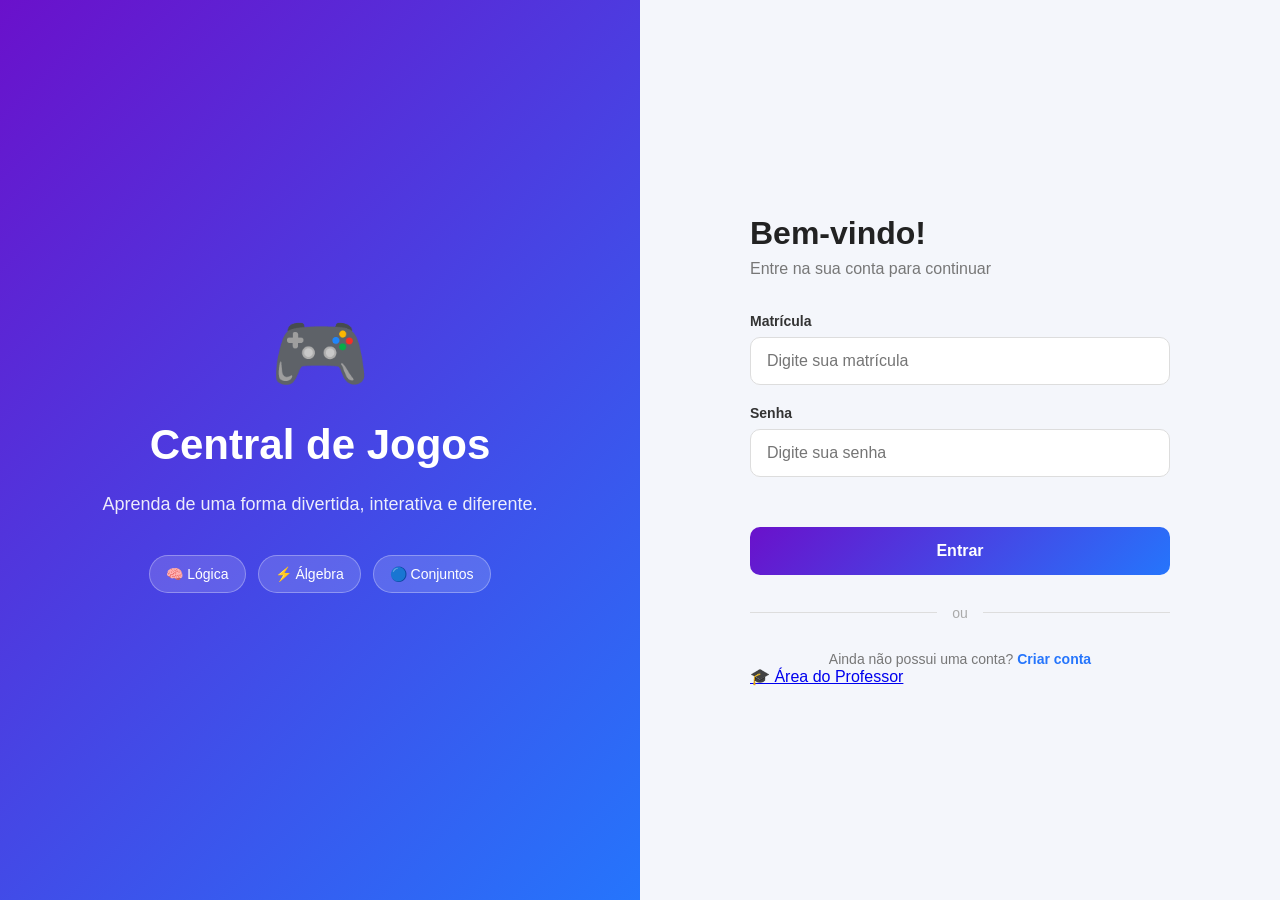
<file: index.html>
<!DOCTYPE html>
<html lang="pt-BR">

<head>
    <meta charset="UTF-8">

    <meta name="viewport" content="width=device-width, initial-scale=1.0">

    <title>Login | Central de Jogos</title>

    <link rel="stylesheet" href="css/login.css">

</head>

<body>

    <main class="pagina-login">

        <section class="lado-esquerdo">

            <div class="apresentacao">

                <div class="logo">
                    🎮
                </div>

                <h1>Central de Jogos</h1>

                <p>
                    Aprenda de uma forma divertida,
                    interativa e diferente.
                </p>

                <div class="materias">

                    <span>🧠 Lógica</span>
                    <span>⚡ Álgebra</span>
                    <span>🔵 Conjuntos</span>

                </div>

            </div>

        </section>


        <section class="lado-direito">

            <div class="login-container">

                <h2>Bem-vindo!</h2>

                <p class="subtitulo">
                    Entre na sua conta para continuar
                </p>


                <form id="formLogin">

                    <div class="campo">

                        <label for="matricula">
                            Matrícula
                        </label>

                        <input
                            type="matricula"
                            id="matricula"
                            placeholder="Digite sua matrícula"
                            required
                        >

                    </div>


                    <div class="campo">

                        <label for="senha">
                            Senha
                        </label>

                        <input
                            type="password"
                            id="senha"
                            placeholder="Digite sua senha"
                            required
                        >

                    </div>


                    <div
                        id="mensagem"
                        class="mensagem">
                    </div>


                    <button type="submit" class="botao-entrar">
                       Entrar
                    </button>

                </form>


                <div class="separador">

                    <span>ou</span>

                </div>


                <p class="cadastro-texto">

                    Ainda não possui uma conta?

                    <a href="../cadastro.html">
                        Criar conta
                    </a>

                </p>

                <a
                    href="../admin/login-professor.html"
                    class="acesso-professor"
                >
                    🎓 Área do Professor
                </a>

            </div>

        </section>

    </main>

<script src="js/auth.js"></script>
<script src="js/login.js"></script>

</body>
</file>
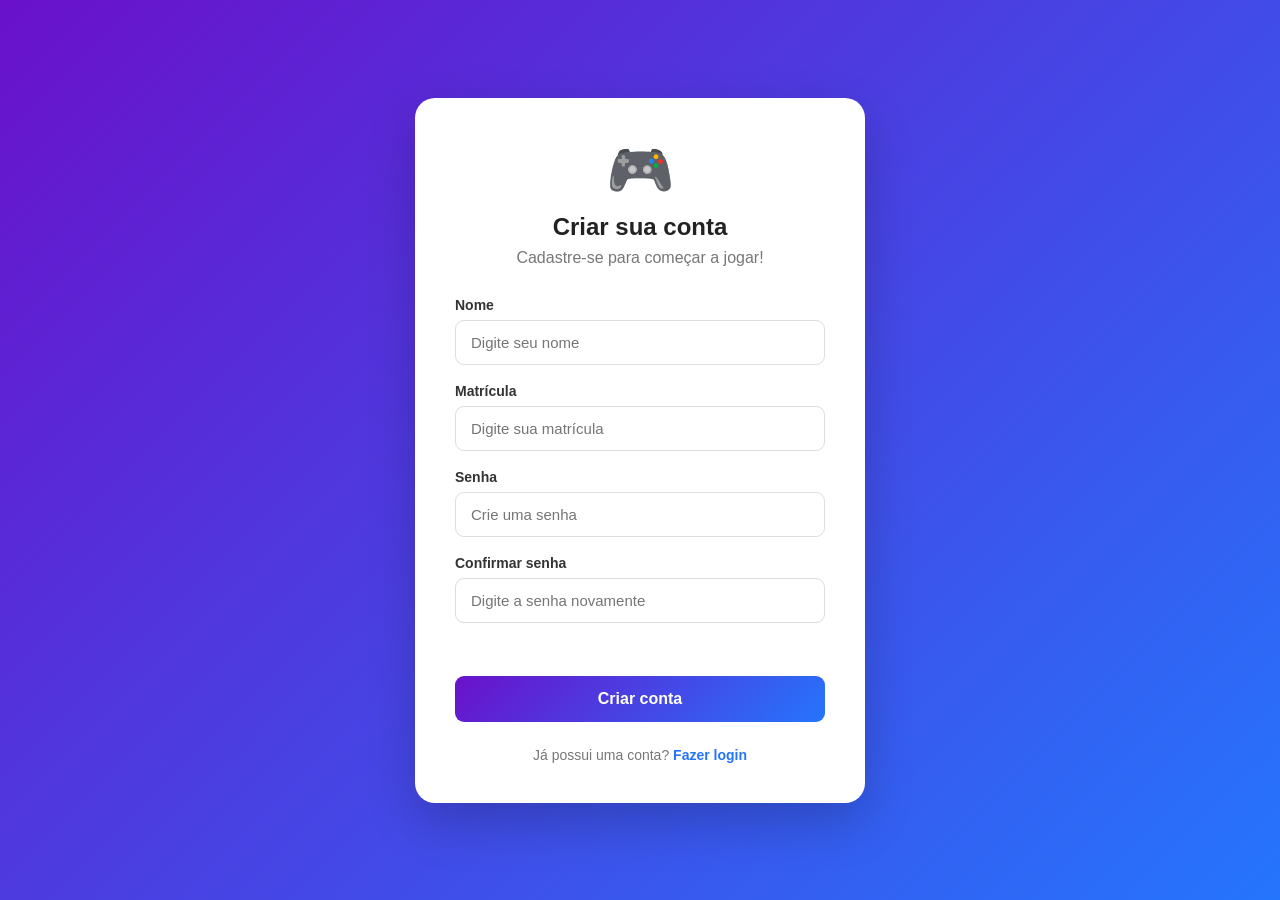
<file: cadastro.html>
<!DOCTYPE html>
<html lang="pt-BR">

<head>

    <meta charset="UTF-8">

    <meta name="viewport"
        content="width=device-width, initial-scale=1.0">

    <title>Cadastro | Central de Jogos</title>

    <link
        rel="stylesheet"
        href="css/cadastro.css">

</head>

<body>

    <main class="pagina-cadastro">


        <section class="cadastro-container">

            <div class="logo">
                🎮
            </div>


            <h1>
                Criar sua conta
            </h1>


            <p class="subtitulo">
                Cadastre-se para começar a jogar!
            </p>


            <form id="formCadastro">


                <div class="campo">

                    <label for="nome">
                        Nome
                    </label>

                    <input
                        type="text"
                        id="nome"
                        placeholder="Digite seu nome"
                        required
                    >

                </div>


                <div class="campo">

                    <label for="matricula">
                        Matrícula
                    </label>

                    <input
                        type="text"
                        id="matricula"
                        placeholder="Digite sua matrícula"
                        required
                    >

                </div>


                <div class="campo">

                    <label for="senha">
                        Senha
                    </label>

                    <input
                        type="password"
                        id="senha"
                        placeholder="Crie uma senha"
                        required
                    >

                </div>


                <div class="campo">

                    <label for="confirmarSenha">
                        Confirmar senha
                    </label>

                    <input
                        type="password"
                        id="confirmarSenha"
                        placeholder="Digite a senha novamente"
                        required
                    >

                </div>


                <div
                    id="mensagem"
                    class="mensagem">
                </div>


                <button
                    type="submit"
                    class="botao-cadastrar">

                    Criar conta

                </button>


            </form>


            <p class="login-texto">

                Já possui uma conta?

                <a href="index.html">
                    Fazer login
                </a>

            </p>


        </section>

    </main>


    <script src="js/cadastro.js"></script>

</body>

</html>
</file>
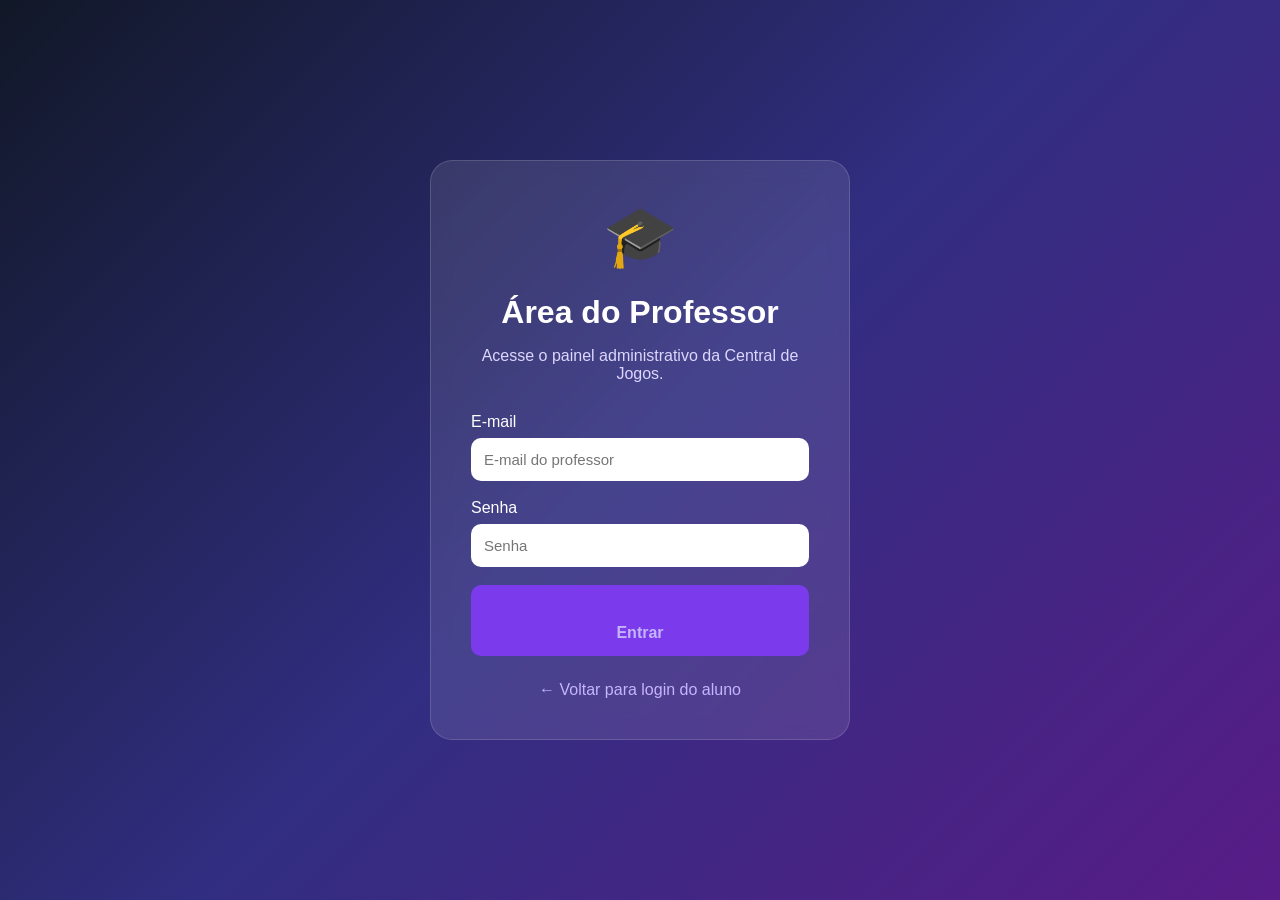
<file: admin/login-professor.html>
<!DOCTYPE html>
<html lang="pt-BR">

<head>

    <meta charset="UTF-8">

    <meta
        name="viewport"
        content="width=device-width, initial-scale=1.0"
    >

    <title>Professor | Central de Jogos</title>

    <link
        rel="stylesheet"
        href="css/admin.css"
    >

</head>

<body>

    <main class="login-admin">

        <div class="cartao-admin">

            <div class="icone-admin">
                🎓
            </div>

            <h1>
                Área do Professor
            </h1>

            <p>
                Acesse o painel administrativo
                da Central de Jogos.
            </p>


            <form id="loginProfessor">

                <!-- E-MAIL -->

                <div class="campo-admin">

                    <label for="emailProfessor">
                        E-mail
                    </label>

                    <input
                        type="email"
                        id="emailProfessor"
                        placeholder="E-mail do professor"
                        required
                    >

                </div>


                <!-- SENHA -->

                <div class="campo-admin">

                    <label for="senhaProfessor">
                        Senha
                    </label>

                    <input
                        type="password"
                        id="senhaProfessor"
                        placeholder="Senha"
                        required
                    >

                </div>


                <!-- MENSAGEM -->

                <div
                    id="mensagemAdmin"
                    class="mensagem-admin"
                ></div>


                <!-- BOTÃO -->

                <button type="submit"><a href="dashboard.html">
                        Entrar
                    </a>
                </button>
                    

            </form>


            <!-- VOLTAR -->

            <a href="../index.html">
                ← Voltar para login do aluno
            </a>

        </div>

    </main>


    <!-- AUTENTICAÇÃO -->

    <script src="../js/auth.js"></script>

    <!-- LOGIN DO PROFESSOR -->

    <script src="js/admin.js"></script>

</body>

</html>
</file>
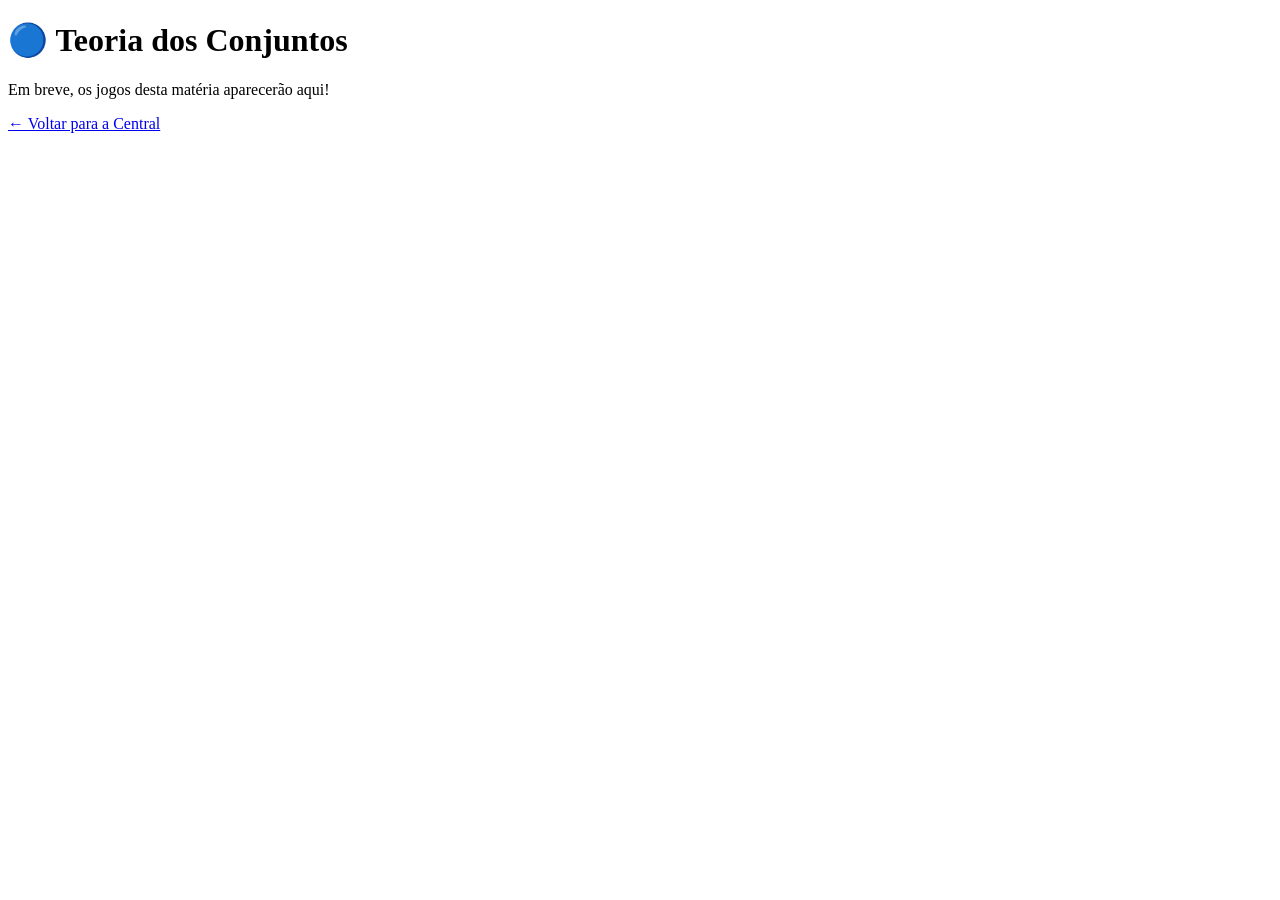
<file: paginas/conjuntos.html>
<!DOCTYPE html>
<html lang="pt-BR">

<head>

    <meta charset="UTF-8">

    <meta name="viewport"
        content="width=device-width, initial-scale=1.0">

    <title>Teoria dos Conjuntos</title>

</head>

<body>

    <h1>🔵 Teoria dos Conjuntos</h1>

    <p>
        Em breve, os jogos desta matéria aparecerão aqui!
    </p>

    <a href="../index.html">
        ← Voltar para a Central
    </a>

</body>

</html>
</file>
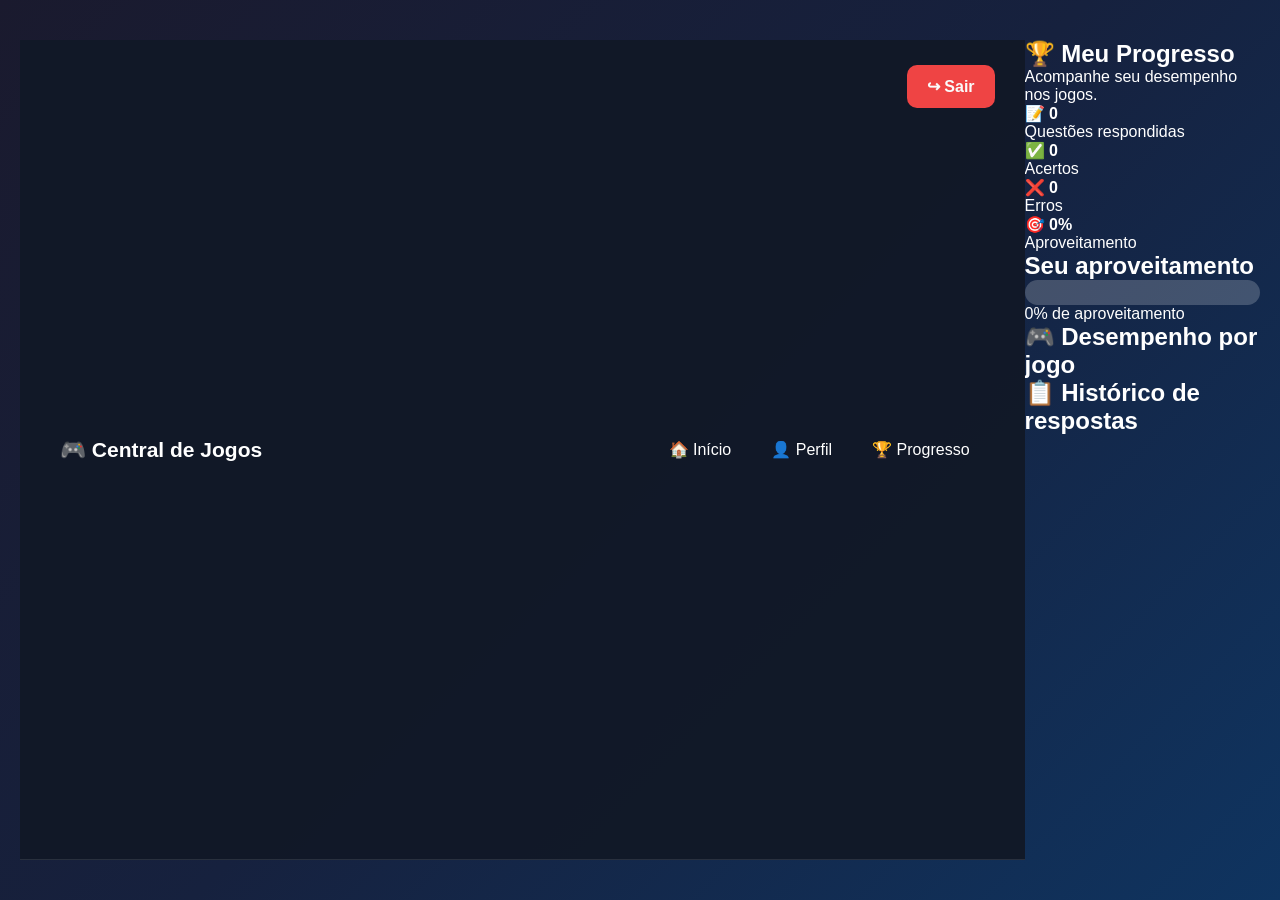
<file: paginas/progresso.html>
<!DOCTYPE html>
<html lang="pt-BR">

<head>

    <meta charset="UTF-8">

    <meta
        name="viewport"
        content="width=device-width, initial-scale=1.0"
    >

    <title>Meu Progresso | Central de Jogos</title>

    <link rel="stylesheet" href="../css/style.css">

</head>


<body>


    <!-- =================================
         MENU
    ================================== -->

    <header class="menu-superior">

        <div class="logo-menu">
            🎮 Central de Jogos
        </div>


        <nav class="navegacao">

            <a href="../central/index.html">
                🏠 Início
            </a>

            <a href="../paginas/perfil.html">
                👤 Perfil
            </a>

            <a href="../paginas/progresso.html">
                🏆 Progresso
            </a>

            <button
                id="botaoSair"
                class="botao-sair">

                ↪ Sair

            </button>

        </nav>

    </header>



    <!-- =================================
         PROGRESSO
    ================================== -->

    <main class="pagina-progresso">


        <section class="progresso-container">


            <header class="cabecalho-progresso">

                <h1>
                    🏆 Meu Progresso
                </h1>

                <p>
                    Acompanhe seu desempenho nos jogos.
                </p>

            </header>



            <!-- ESTATÍSTICAS GERAIS -->

            <section class="estatisticas-progresso">


                <div class="card-estatistica">

                    <span>
                        📝
                    </span>

                    <strong id="totalQuestoes">
                        0
                    </strong>

                    <p>
                        Questões respondidas
                    </p>

                </div>


                <div class="card-estatistica">

                    <span>
                        ✅
                    </span>

                    <strong id="totalAcertos">
                        0
                    </strong>

                    <p>
                        Acertos
                    </p>

                </div>


                <div class="card-estatistica">

                    <span>
                        ❌
                    </span>

                    <strong id="totalErros">
                        0
                    </strong>

                    <p>
                        Erros
                    </p>

                </div>


                <div class="card-estatistica">

                    <span>
                        🎯
                    </span>

                    <strong id="aproveitamento">
                        0%
                    </strong>

                    <p>
                        Aproveitamento
                    </p>

                </div>


            </section>



            <!-- BARRA DE PROGRESSO -->

            <section class="barra-progresso-container">


                <h2>
                    Seu aproveitamento
                </h2>


                <div class="barra-progresso">

                    <div
                        id="barraProgresso"
                        class="barra-preenchida">
                    </div>

                </div>


                <p id="textoProgresso">
                    0% de aproveitamento
                </p>


            </section>



            <!-- DESEMPENHO POR JOGO -->

            <section class="desempenho-jogos">


                <h2>
                    🎮 Desempenho por jogo
                </h2>


                <div id="listaJogos">

                    <!-- Os jogos serão inseridos pelo JavaScript -->

                </div>


            </section>



            <!-- HISTÓRICO -->

            <section class="historico">


                <h2>
                    📋 Histórico de respostas
                </h2>


                <div
                    id="historicoRespostas"
                    class="lista-historico"
                >

                    <!-- Histórico inserido pelo JavaScript -->

                </div>


            </section>


        </section>


    </main>



    <script src="../js/auth.js"></script>

    <script src="../js/progresso.js"></script>

</body>

</html>
</file>
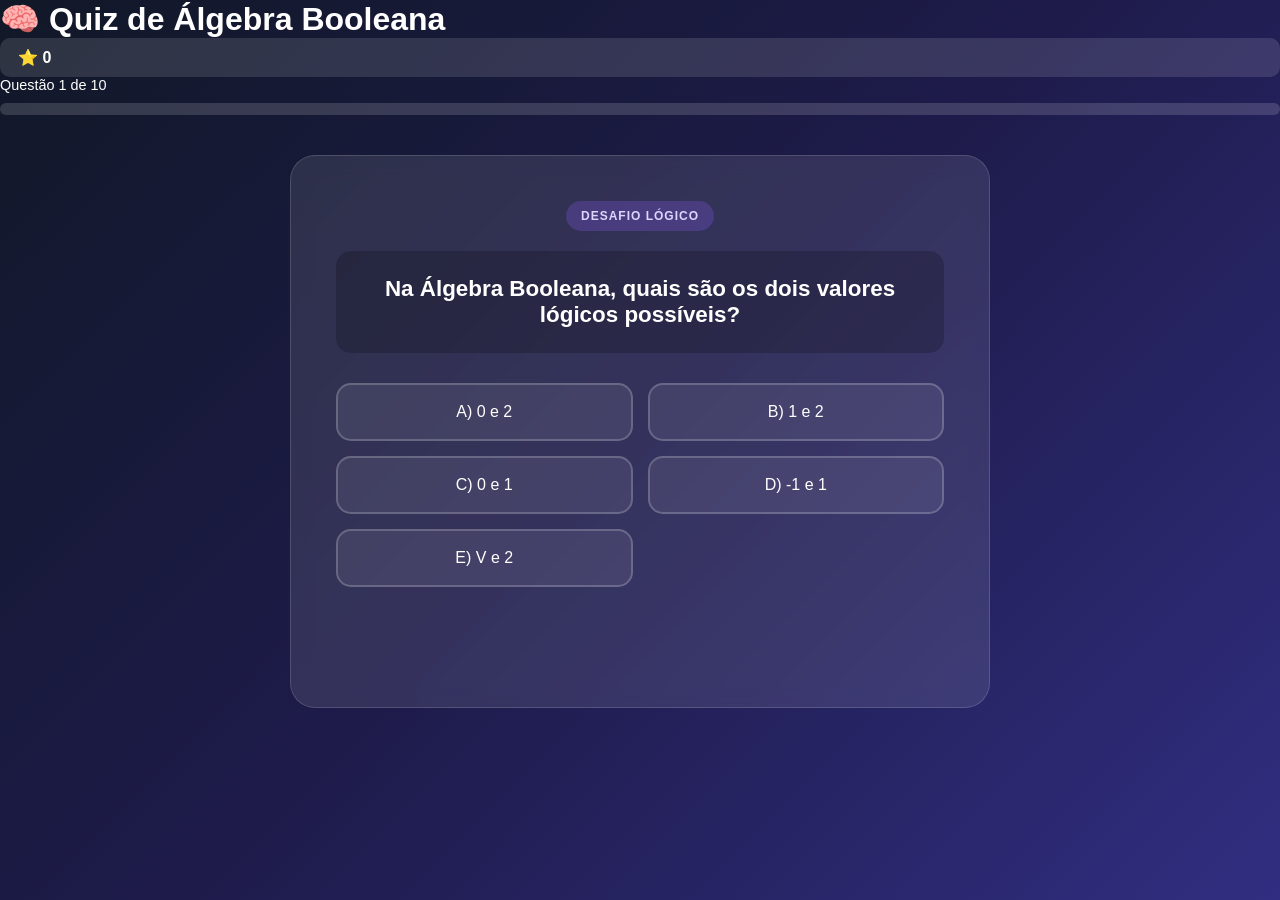
<file: central/telas/algebra-booleana.html>
<!DOCTYPE html>
<html lang="pt-BR">

<head>
    <meta charset="UTF-8">

    <meta
        name="viewport"
        content="width=device-width, initial-scale=1.0"
    >

    <title>Quiz | Central de Jogos</title>

    <link rel="stylesheet" href="../telas/css/jogo.css">
</head>

<body>

    <main class="quiz">

        <h1>🧠 Quiz de Álgebra Booleana</h1>

            <div class="pontuacao">
                ⭐ <span id="pontos">0</span>
            </div>

        </header>


        <!-- PROGRESSO -->

        <section class="progresso-container">

            <div class="informacao-progresso">

                <span id="numeroQuestao">
                    Questão 1 de 10
                </span>

            </div>

            <div class="barra-progresso">

                <div
                    class="progresso"
                    id="barraProgresso">
                </div>

            </div>

        </section>


        <!-- ÁREA DO JOGO -->

        <section class="area-jogo">

            <div class="cartao-questao">

                <span class="categoria">
                    DESAFIO LÓGICO
                </span>

                <!-- A QUESTÃO APARECERÁ AQUI -->

                <div
                    class="questao"
                    id="textoQuestao">

                </div>


                <!-- ALTERNATIVAS -->

                <div class="alternativas">

                    <button
                        class="alternativa"
                        data-resposta="A">
                    </button>

                    <button
                        class="alternativa"
                        data-resposta="B">
                    </button>

                    <button
                        class="alternativa"
                        data-resposta="C">
                    </button>

                    <button
                        class="alternativa"
                        data-resposta="D">
                    </button>

                    <button
                        class="alternativa"
                        data-resposta="E">
                    </button>

                </div>

                <!-- FEEDBACK -->

                <div
                    class="feedback"
                    id="feedback">
                </div>


                <!-- BOTÃO PRÓXIMA -->

                <button
                    id="botaoProxima"
                    class="botao-proxima">

                    Próxima questão →

                </button>

            </div>

        </section>

    </main>


    <!-- TELA FINAL -->

    <section
        class="tela-final"
        id="telaFinal">

        <div class="resultado">

            <div class="trofeu">
                🏆
            </div>

            <h2>
                Jogo concluído!
            </h2>

            <p>
                Você completou o desafio
                Algebra Booleana.
            </p>

            <div class="resultado-pontos">

                ⭐ <span id="pontuacaoFinal">
                    0
                </span> pontos

            </div>

            <button
                id="jogarNovamente"
                class="botao-recomecar">

                Jogar novamente

            </button>

        </div>

    </section>

    <script src="js/algebra-booleana.js"></script>

</body>

</html>
</file>
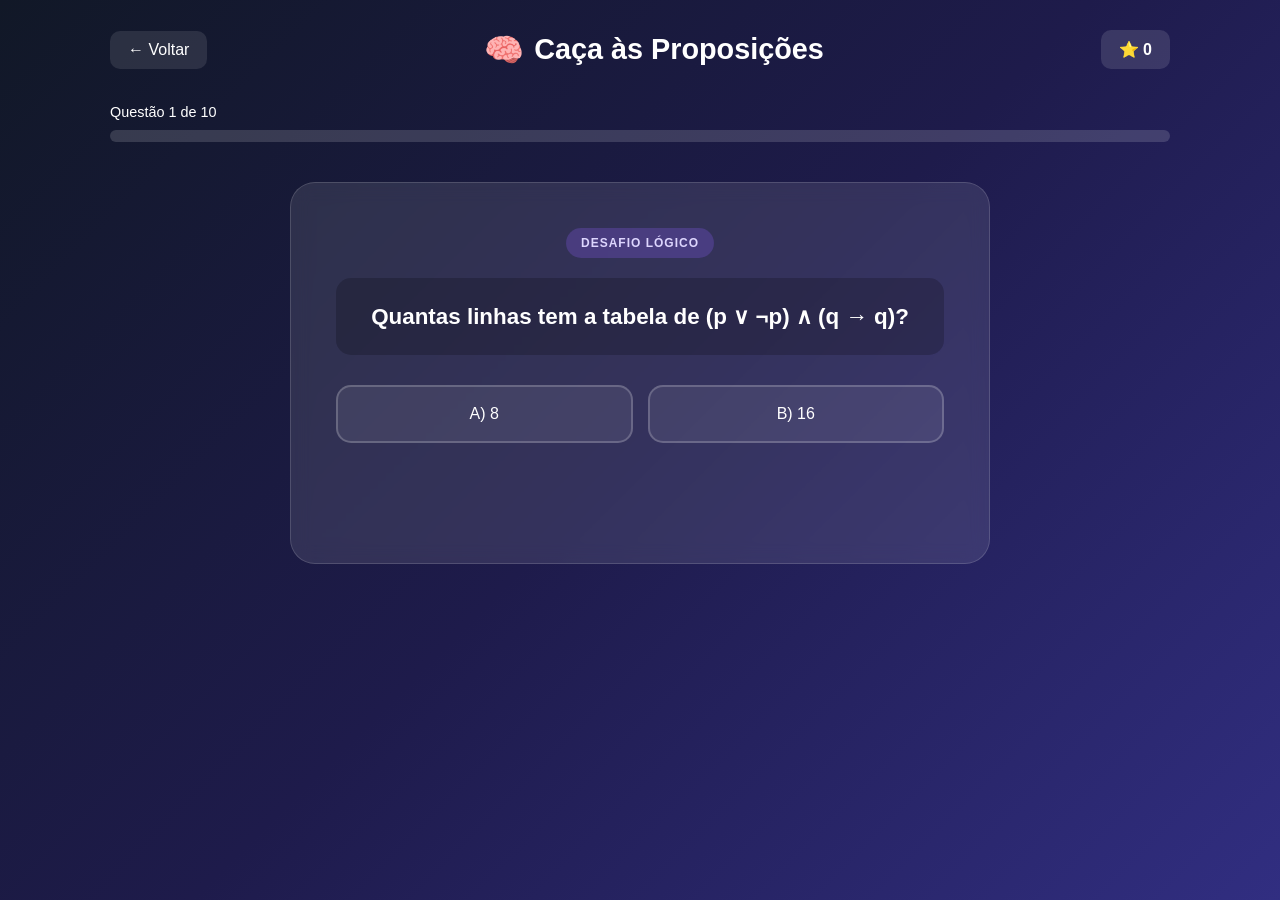
<file: central/telas/tabela-verdade.html>
<!DOCTYPE html>
<html lang="pt-BR">

<head>
    <meta charset="UTF-8">

    <meta name="viewport" content="width=device-width, initial-scale=1.0">

    <title>Quiz | Central de Jogos</title>
    
    <link rel="stylesheet" href="../telas/css/style.css">
</head>

<body>

    <main class="jogo-container">

        <!-- CABEÇALHO -->

        <header class="cabecalho">

            <a href="../index.html" class="voltar">
                ← Voltar
            </a>

            <div class="titulo">
                <span>🧠</span>

                <h1>Caça às Proposições</h1>
            </div>

            <div class="pontuacao">
                ⭐ <span id="pontos">0</span>
            </div>

        </header>


        <!-- PROGRESSO -->

        <section class="progresso-container">

            <div class="informacao-progresso">

                <span id="numeroQuestao">
                    Questão 1 de 10
                </span>

            </div>

            <div class="barra-progresso">

                <div
                    class="progresso"
                    id="barraProgresso">
                </div>

            </div>

        </section>


        <!-- ÁREA DO JOGO -->

        <section class="area-jogo">

            <div class="cartao-questao">

                <span class="categoria">
                    DESAFIO LÓGICO
                </span>

                <!-- A QUESTÃO APARECERÁ AQUI -->

                <div
                    class="questao"
                    id="textoQuestao">

                </div>


                <!-- ALTERNATIVAS -->

                <div class="alternativas">

                    <button
                        class="alternativa"
                        data-resposta="A">
                    </button>

                    <button
                        class="alternativa"
                        data-resposta="B">
                    </button>

                </div>

                <!-- FEEDBACK -->

                <div
                    class="feedback"
                    id="feedback">
                </div>


                <!-- BOTÃO PRÓXIMA -->

                <button
                    id="botaoProxima"
                    class="botao-proxima">

                    Próxima questão →

                </button>

            </div>

        </section>

    </main>


    <!-- TELA FINAL -->

    <section
        class="tela-final"
        id="telaFinal">

        <div class="resultado">

            <div class="trofeu">
                🏆
            </div>

            <h2>
                Jogo concluído!
            </h2>

            <p>
                Você completou o desafio
                Tabela Verdade.
            </p>

            <div class="resultado-pontos">

                ⭐ <span id="pontuacaoFinal">
                    0
                </span> pontos

            </div>

            <button
                id="jogarNovamente"
                class="botao-recomecar">

                Jogar novamente

            </button>

        </div>

    </section>


    <script src="js/script-tabela-verdade.js"></script>

</body>

</html>
</file>
<file: css/login.css>
* {
    margin: 0;
    padding: 0;
    box-sizing: border-box;
}


body {

    font-family: Arial, Helvetica, sans-serif;

    min-height: 100vh;

    background: #f4f6fb;

}


/* =========================
   PÁGINA
========================= */

.pagina-login {

    min-height: 100vh;

    display: flex;

}


/* =========================
   LADO ESQUERDO
========================= */

.lado-esquerdo {

    width: 50%;

    background:
        linear-gradient(
            135deg,
            #6a11cb,
            #2575fc
        );

    color: white;

    display: flex;

    justify-content: center;

    align-items: center;

    padding: 50px;
}


.apresentacao {

    max-width: 500px;

    text-align: center;
}


.logo {

    font-size: 80px;

    margin-bottom: 20px;
}


.apresentacao h1 {

    font-size: 42px;

    margin-bottom: 20px;
}


.apresentacao p {

    font-size: 18px;

    line-height: 1.7;

    opacity: 0.9;

    margin-bottom: 35px;
}


/* =========================
   MATÉRIAS
========================= */

.materias {

    display: flex;

    justify-content: center;

    flex-wrap: wrap;

    gap: 12px;
}


.materias span {

    padding: 10px 16px;

    background:
        rgba(255, 255, 255, 0.15);

    border:
        1px solid
        rgba(255, 255, 255, 0.3);

    border-radius: 20px;

    font-size: 14px;
}


/* =========================
   LADO DIREITO
========================= */

.lado-direito {

    width: 50%;

    display: flex;

    justify-content: center;

    align-items: center;

    padding: 40px;

}


.login-container {

    width: 100%;

    max-width: 420px;
}


.login-container h2 {

    font-size: 32px;

    color: #222;

    margin-bottom: 8px;
}


.subtitulo {

    color: #777;

    margin-bottom: 35px;
}


/* =========================
   CAMPOS
========================= */

.campo {

    margin-bottom: 20px;
}


.campo label {

    display: block;

    margin-bottom: 8px;

    color: #333;

    font-weight: bold;

    font-size: 14px;
}


.campo input {

    width: 100%;

    padding: 14px 16px;

    border:
        1px solid #ddd;

    border-radius: 10px;

    font-size: 16px;

    outline: none;

    transition: 0.2s;
}


.campo input:focus {

    border-color: #2575fc;

    box-shadow:
        0 0 0 3px
        rgba(37, 117, 252, 0.1);
}


/* =========================
   BOTÃO
========================= */

.botao-entrar {

    width: 100%;

    border: none;

    padding: 15px;

    border-radius: 10px;

    background:
        linear-gradient(
            135deg,
            #6a11cb,
            #2575fc
        );

    color: white;

    font-size: 16px;

    font-weight: bold;

    cursor: pointer;

    transition: 0.2s;
}


.botao-entrar:hover {

    transform: translateY(-2px);

    box-shadow:
        0 8px 20px
        rgba(37, 117, 252, 0.3);
}


/* =========================
   MENSAGEM
========================= */

.mensagem {

    min-height: 20px;

    margin-bottom: 10px;

    font-size: 14px;

    text-align: center;
}


/* =========================
   SEPARADOR
========================= */

.separador {

    display: flex;

    align-items: center;

    gap: 15px;

    margin: 30px 0;

    color: #aaa;
}


.separador::before,
.separador::after {

    content: "";

    flex: 1;

    height: 1px;

    background: #ddd;
}


.separador span {

    font-size: 14px;
}


/* =========================
   CADASTRO
========================= */

.cadastro-texto {

    text-align: center;

    color: #777;

    font-size: 14px;
}


.cadastro-texto a {

    color: #2575fc;

    font-weight: bold;

    text-decoration: none;
}


.cadastro-texto a:hover {

    text-decoration: underline;
}


/* =========================
   RESPONSIVIDADE
========================= */

@media (max-width: 800px) {

    .pagina-login {

        flex-direction: column;
    }


    .lado-esquerdo {

        width: 100%;

        min-height: 40vh;

        padding: 30px;
    }


    .lado-direito {

        width: 100%;

        padding: 40px 25px;
    }


    .logo {

        font-size: 55px;
    }


    .apresentacao h1 {

        font-size: 30px;
    }


    .apresentacao p {

        font-size: 15px;
    }

}
</file>
<file: css/cadastro.css>
* {
    margin: 0;
    padding: 0;
    box-sizing: border-box;
}


body {

    font-family: Arial, Helvetica, sans-serif;

    min-height: 100vh;

    background:
        linear-gradient(
            135deg,
            #6a11cb,
            #2575fc
        );

    display: flex;

    justify-content: center;

    align-items: center;

    padding: 30px;
}


/* =========================
   CONTAINER
========================= */

.pagina-cadastro {

    width: 100%;

    display: flex;

    justify-content: center;
}


.cadastro-container {

    width: 100%;

    max-width: 450px;

    background: white;

    padding: 40px;

    border-radius: 20px;

    box-shadow:
        0 20px 50px
        rgba(0, 0, 0, 0.2);
}


/* =========================
   CABEÇALHO
========================= */

.logo {

    text-align: center;

    font-size: 55px;

    margin-bottom: 10px;
}


.cadastro-container h1 {

    text-align: center;

    color: #222;

    margin-bottom: 8px;
}


.subtitulo {

    text-align: center;

    color: #777;

    margin-bottom: 30px;
}


/* =========================
   CAMPOS
========================= */

.campo {

    margin-bottom: 18px;
}


.campo label {

    display: block;

    margin-bottom: 7px;

    font-size: 14px;

    font-weight: bold;

    color: #333;
}


.campo input {

    width: 100%;

    padding: 13px 15px;

    border:
        1px solid #ddd;

    border-radius: 9px;

    font-size: 15px;

    outline: none;
}


.campo input:focus {

    border-color: #2575fc;

    box-shadow:
        0 0 0 3px
        rgba(37, 117, 252, 0.1);
}


/* =========================
   BOTÃO
========================= */

.botao-cadastrar {

    width: 100%;

    padding: 14px;

    border: none;

    border-radius: 9px;

    background:
        linear-gradient(
            135deg,
            #6a11cb,
            #2575fc
        );

    color: white;

    font-size: 16px;

    font-weight: bold;

    cursor: pointer;

    margin-top: 5px;
}


.botao-cadastrar:hover {

    transform: translateY(-2px);
}


/* =========================
   MENSAGEM
========================= */

.mensagem {

    min-height: 20px;

    margin-bottom: 10px;

    text-align: center;

    font-size: 14px;
}


/* =========================
   LOGIN
========================= */

.login-texto {

    text-align: center;

    color: #777;

    margin-top: 25px;

    font-size: 14px;
}


.login-texto a {

    color: #2575fc;

    font-weight: bold;

    text-decoration: none;
}
</file>
<file: admin/css/admin.css>
* {

    box-sizing: border-box;

}


body {

    margin: 0;

    min-height: 100vh;

    font-family: Arial, sans-serif;

    display: flex;

    justify-content: center;

    align-items: center;

    background:
        linear-gradient(
            135deg,
            #111827,
            #312e81,
            #581c87
        );

    color: white;

}


.login-admin {

    width: 100%;

    padding: 20px;

}


.cartao-admin {

    width: 100%;

    max-width: 420px;

    margin: auto;

    padding: 40px;

    background:
        rgba(255, 255, 255, 0.1);

    border:
        1px solid
        rgba(255, 255, 255, 0.15);

    border-radius: 22px;

    text-align: center;

    backdrop-filter: blur(10px);

}


.icone-admin {

    font-size: 60px;

    margin-bottom: 15px;

}


.cartao-admin h1 {

    margin-bottom: 10px;

}


.cartao-admin p {

    color: #ddd6fe;

    margin-bottom: 30px;

}


.campo-admin {

    text-align: left;

    margin-bottom: 18px;

}


.campo-admin label {

    display: block;

    margin-bottom: 7px;

}


.campo-admin input {

    width: 100%;

    padding: 13px;

    border: none;

    border-radius: 10px;

    font-size: 15px;

}


.cartao-admin button {

    width: 100%;

    padding: 14px;

    border: none;

    border-radius: 10px;

    background: #7c3aed;

    color: white;

    font-size: 16px;

    font-weight: bold;

    cursor: pointer;

}


.cartao-admin button:hover {

    background: #8b5cf6;

}


.cartao-admin a {

    display: block;

    margin-top: 25px;

    color: #c4b5fd;

    text-decoration: none;

}


.mensagem-admin {

    margin-bottom: 15px;

}
</file>
<file: css/style.css>
/* =========================
   CONFIGURAÇÕES GERAIS
========================= */

* {
    margin: 0;
    padding: 0;
    box-sizing: border-box;
}


body {
    font-family: Arial, Helvetica, sans-serif;

    min-height: 100vh;

    background: linear-gradient(
        135deg,
        #1a1a2e,
        #16213e,
        #0f3460
    );

    color: white;

    display: flex;

    justify-content: center;

    padding: 40px 20px;
}


/* =========================
   CENTRAL
========================= */

.central {
    width: 100%;
    max-width: 1200px;
}


/* =========================
   CABEÇALHO
========================= */

.cabecalho {
    text-align: center;

    margin-bottom: 50px;
}


.cabecalho h1 {
    font-size: 3rem;

    margin-bottom: 15px;
}


.cabecalho p {
    font-size: 1.2rem;

    color: #dcdcdc;
}


/* =========================
   CARDS DOS JOGOS
========================= */

.jogos-container {

    display: grid;

    grid-template-columns:
        repeat(
            auto-fit,
            minmax(280px, 1fr)
        );

    gap: 20px;

    margin-bottom: 50px;
}


.card {

    min-height: 330px;

    padding: 30px;

    border-radius: 20px;

    text-decoration: none;

    color: white;

    display: flex;

    flex-direction: column;

    align-items: center;

    text-align: center;

    justify-content: space-between;

    transition:
        transform 0.3s ease,
        box-shadow 0.3s ease;
}


.card:hover {

    transform: translateY(-10px);

    box-shadow:
        0 15px 30px
        rgba(0, 0, 0, 0.4);
}


/* CARD 1 */

.tabela {

    background:
        linear-gradient(
            135deg,
            #7f00ff,
            #e100ff
        );
}


/* CARD 2 */

.algebra {

    background:
        linear-gradient(
            135deg,
            #ff512f,
            #f09819
        );
}


/* CARD 3 */

.conjuntos {

    background:
        linear-gradient(
            135deg,
            #11998e,
            #38ef7d
        );
}


/* =========================
   ÍCONES
========================= */

.icone {

    font-size: 4rem;
}


.card h2 {

    font-size: 1.7rem;

    margin: 15px 0;
}


.card p {

    line-height: 1.6;

    font-size: 1rem;
}


/* =========================
   BOTÃO
========================= */

.botao {

    background-color: white;

    color: #222;

    padding: 12px 25px;

    border-radius: 30px;

    font-weight: bold;

    margin-top: 20px;

    transition: 0.3s;
}


.card:hover .botao {

    transform: scale(1.1);
}

.botao-sair {

    position: absolute;

    top: 25px;

    right: 30px;

    background: #ef4444;

    color: rgb(250, 250, 250);

    border: none;

    padding: 12px 20px;

    border-radius: 10px;

    font-size: 16px;

    font-weight: bold;

    cursor: pointer;

    transition: 0.3s;

}


.botao-sair:hover {

    transform: scale(1.05);

}

/* =================================
   MENU SUPERIOR
================================= */

.menu-superior {

    width: 100%;

    min-height: 70px;

    display: flex;

    align-items: center;

    justify-content: space-between;

    padding: 0 40px;

    background: rgba(17, 24, 39, 0.96);

    border-bottom: 1px solid
        rgba(255, 255, 255, 0.1);

    position: sticky;

    top: 0;

    z-index: 1000;

    box-sizing: border-box;

}


/* LOGO */

.logo-menu {

    color: white;

    font-size: 21px;

    font-weight: bold;

}


/* NAVEGAÇÃO */

.navegacao {

    display: flex;

    align-items: center;

    justify-content: flex-end;

    gap: 10px;

}


.navegacao a {

    color: white;

    text-decoration: none;

    padding: 10px 15px;

    border-radius: 8px;

    transition: 0.3s;

}


.navegacao a:hover {

    background: rgba(255, 255, 255, 0.1);

}


/* =========================
   PROGRESSO
========================= */

.progresso {

    background-color:
        rgba(255, 255, 255, 0.1);

    backdrop-filter:
        blur(10px);

    padding: 30px;

    border-radius: 20px;

    text-align: center;
}


.progresso h2 {

    margin-bottom: 10px;
}


.progresso > p {

    color: #dddddd;

    margin-bottom: 20px;
}


/* BARRA */

.barra-progresso {

    width: 100%;

    height: 25px;

    background-color:
        rgba(255, 255, 255, 0.2);

    border-radius: 20px;

    overflow: hidden;
}


.progresso-preenchido {

    width: 0%;

    height: 100%;

    background:
        linear-gradient(
            90deg,
            #00f260,
            #0575e6
        );

    border-radius: 20px;

    transition: width 0.5s ease;
}


.porcentagem {

    margin-top: 15px;

    font-weight: bold;
}


/* =========================
   RESPONSIVIDADE
========================= */

@media (max-width: 600px) {

    .cabecalho h1 {

        font-size: 2.2rem;
    }


    .cabecalho p {

        font-size: 1rem;
    }


    .card {

        min-height: 300px;
    }

}
</file>
<file: central/telas/css/jogo.css>
* {
    margin: 0;
    padding: 0;
    box-sizing: border-box;
}


body {
    font-family: Arial, Helvetica, sans-serif;

    min-height: 100vh;

    background:
        linear-gradient(
            135deg,
            #111827,
            #1e1b4b,
            #312e81
        );

    color: white;
}


/* =========================
   CONTAINER PRINCIPAL
========================= */

.jogo-container {
    width: 100%;
    max-width: 1100px;

    margin: auto;

    padding: 30px 20px;
}


/* =========================
   CABEÇALHO
========================= */

.cabecalho {
    display: flex;

    justify-content: space-between;

    align-items: center;

    margin-bottom: 35px;
}


.voltar {
    color: white;

    text-decoration: none;

    background: rgba(255, 255, 255, 0.1);

    padding: 10px 18px;

    border-radius: 10px;

    transition: 0.3s;
}


.voltar:hover {
    background: rgba(255, 255, 255, 0.2);
}


.titulo {
    display: flex;

    align-items: center;

    gap: 10px;
}


.titulo span {
    font-size: 2rem;
}


.titulo h1 {
    font-size: 1.8rem;
}


.pontuacao {
    background: rgba(255, 255, 255, 0.12);

    padding: 10px 18px;

    border-radius: 10px;

    font-weight: bold;
}


/* =========================
   PROGRESSO
========================= */

.progresso-container {
    margin-bottom: 40px;
}


.informacao-progresso {
    display: flex;

    justify-content: space-between;

    margin-bottom: 10px;

    font-size: 0.9rem;
}


.barra-progresso {
    width: 100%;

    height: 12px;

    background: rgba(255, 255, 255, 0.15);

    border-radius: 20px;

    overflow: hidden;
}


.progresso {
    width: 0%;

    height: 100%;

    background:
        linear-gradient(
            90deg,
            #8b5cf6,
            #ec4899
        );

    transition: width 0.4s ease;
}


/* =========================
   ÁREA DO JOGO
========================= */

.area-jogo {
    display: flex;

    justify-content: center;
}


.cartao-questao {
    width: 100%;
    max-width: 700px;

    background: rgba(255, 255, 255, 0.1);

    border: 1px solid
        rgba(255, 255, 255, 0.15);

    backdrop-filter: blur(10px);

    border-radius: 25px;

    padding: 45px;

    text-align: center;
}


.categoria {
    display: inline-block;

    background: rgba(139, 92, 246, 0.25);

    color: #ddd6fe;

    padding: 8px 15px;

    border-radius: 20px;

    font-size: 0.75rem;

    font-weight: bold;

    letter-spacing: 1px;

    margin-bottom: 20px;
}


.cartao-questao h2 {
    font-size: 1.5rem;

    margin-bottom: 30px;
}


/* =========================
   QUESTÃO
========================= */

.questao {
    background: rgba(0, 0, 0, 0.2);

    padding: 25px;

    border-radius: 15px;

    font-size: 1.4rem;

    font-weight: bold;

    margin-bottom: 30px;
}


/* =========================
   ALTERNATIVAS
========================= */

.alternativas {
    display: grid;

    grid-template-columns: 1fr 1fr;

    gap: 15px;
}


.alternativa {
    border: 2px solid
        rgba(255, 255, 255, 0.2);

    background:
        rgba(255, 255, 255, 0.08);

    color: white;

    padding: 18px;

    border-radius: 15px;

    font-size: 1rem;

    cursor: pointer;

    transition: 0.3s;
}


.alternativa:hover {
    transform: translateY(-3px);

    background:
        rgba(255, 255, 255, 0.15);
}


/* RESPOSTA CORRETA */

.correta {
    background: #15803d !important;

    border-color: #22c55e !important;
}


/* RESPOSTA ERRADA */

.errada {
    background: #b91c1c !important;

    border-color: #ef4444 !important;
}


/* =========================
   FEEDBACK
========================= */

.feedback {
    min-height: 50px;

    margin-top: 25px;

    font-size: 1rem;

    line-height: 1.5;
}


/* =========================
   BOTÃO PRÓXIMA
========================= */

.botao-proxima {
    display: none;

    margin-top: 20px;

    border: none;

    background:
        linear-gradient(
            135deg,
            #8b5cf6,
            #ec4899
        );

    color: white;

    padding: 15px 30px;

    border-radius: 12px;

    font-size: 1rem;

    font-weight: bold;

    cursor: pointer;

    transition: 0.3s;
}


.botao-proxima:hover {
    transform: scale(1.05);
}


/* =========================
   TELA FINAL
========================= */

.tela-final {
    display: none;

    position: fixed;

    inset: 0;

    background:
        rgba(0, 0, 0, 0.8);

    justify-content: center;

    align-items: center;

    padding: 20px;
}


.resultado {
    width: 100%;
    max-width: 450px;

    background:
        linear-gradient(
            135deg,
            #312e81,
            #581c87
        );

    padding: 50px;

    border-radius: 25px;

    text-align: center;

    box-shadow:
        0 20px 60px
        rgba(0, 0, 0, 0.5);
}


.trofeu {
    font-size: 5rem;

    margin-bottom: 20px;
}


.resultado h2 {
    font-size: 2rem;

    margin-bottom: 15px;
}


.resultado p {
    color: #ddd6fe;

    line-height: 1.6;

    margin-bottom: 25px;
}


.resultado-pontos {
    font-size: 1.3rem;

    font-weight: bold;

    margin-bottom: 30px;
}


.botao-recomecar {
    border: none;

    background: white;

    color: #312e81;

    padding: 15px 25px;

    border-radius: 12px;

    font-weight: bold;

    font-size: 1rem;

    cursor: pointer;
}


/* =========================
   RESPONSIVIDADE
========================= */

@media (max-width: 650px) {

    .cabecalho {
        flex-wrap: wrap;

        gap: 20px;

        justify-content: center;
    }


    .cartao-questao {
        padding: 30px 20px;
    }


    .alternativas {
        grid-template-columns: 1fr;
    }


    .titulo h1 {
        font-size: 1.3rem;
    }

}
</file>
<file: central/telas/css/style.css>
* {
    margin: 0;
    padding: 0;
    box-sizing: border-box;
}


body {
    font-family: Arial, Helvetica, sans-serif;

    min-height: 100vh;

    background:
        linear-gradient(
            135deg,
            #111827,
            #1e1b4b,
            #312e81
        );

    color: white;
}


/* =========================
   CONTAINER PRINCIPAL
========================= */

.jogo-container {
    width: 100%;
    max-width: 1100px;

    margin: auto;

    padding: 30px 20px;
}


/* =========================
   CABEÇALHO
========================= */

.cabecalho {
    display: flex;

    justify-content: space-between;

    align-items: center;

    margin-bottom: 35px;
}


.voltar {
    color: white;

    text-decoration: none;

    background: rgba(255, 255, 255, 0.1);

    padding: 10px 18px;

    border-radius: 10px;

    transition: 0.3s;
}


.voltar:hover {
    background: rgba(255, 255, 255, 0.2);
}


.titulo {
    display: flex;

    align-items: center;

    gap: 10px;
}


.titulo span {
    font-size: 2rem;
}


.titulo h1 {
    font-size: 1.8rem;
}


.pontuacao {
    background: rgba(255, 255, 255, 0.12);

    padding: 10px 18px;

    border-radius: 10px;

    font-weight: bold;
}


/* =========================
   PROGRESSO
========================= */

.progresso-container {
    margin-bottom: 40px;
}


.informacao-progresso {
    display: flex;

    justify-content: space-between;

    margin-bottom: 10px;

    font-size: 0.9rem;
}


.barra-progresso {
    width: 100%;

    height: 12px;

    background: rgba(255, 255, 255, 0.15);

    border-radius: 20px;

    overflow: hidden;
}


.progresso {
    width: 0%;

    height: 100%;

    background:
        linear-gradient(
            90deg,
            #8b5cf6,
            #ec4899
        );

    transition: width 0.4s ease;
}


/* =========================
   ÁREA DO JOGO
========================= */

.area-jogo {
    display: flex;

    justify-content: center;
}


.cartao-questao {
    width: 100%;
    max-width: 700px;

    background: rgba(255, 255, 255, 0.1);

    border: 1px solid
        rgba(255, 255, 255, 0.15);

    backdrop-filter: blur(10px);

    border-radius: 25px;

    padding: 45px;

    text-align: center;
}


.categoria {
    display: inline-block;

    background: rgba(139, 92, 246, 0.25);

    color: #ddd6fe;

    padding: 8px 15px;

    border-radius: 20px;

    font-size: 0.75rem;

    font-weight: bold;

    letter-spacing: 1px;

    margin-bottom: 20px;
}


.cartao-questao h2 {
    font-size: 1.5rem;

    margin-bottom: 30px;
}


/* =========================
   QUESTÃO
========================= */

.questao {
    background: rgba(0, 0, 0, 0.2);

    padding: 25px;

    border-radius: 15px;

    font-size: 1.4rem;

    font-weight: bold;

    margin-bottom: 30px;
}


/* =========================
   ALTERNATIVAS
========================= */

.alternativas {
    display: grid;

    grid-template-columns: 1fr 1fr;

    gap: 15px;
}


.alternativa {
    border: 2px solid
        rgba(255, 255, 255, 0.2);

    background:
        rgba(255, 255, 255, 0.08);

    color: white;

    padding: 18px;

    border-radius: 15px;

    font-size: 1rem;

    cursor: pointer;

    transition: 0.3s;
}


.alternativa:hover {
    transform: translateY(-3px);

    background:
        rgba(255, 255, 255, 0.15);
}


/* RESPOSTA CORRETA */

.correta {
    background: #15803d !important;

    border-color: #22c55e !important;
}


/* RESPOSTA ERRADA */

.errada {
    background: #b91c1c !important;

    border-color: #ef4444 !important;
}


/* =========================
   FEEDBACK
========================= */

.feedback {
    min-height: 50px;

    margin-top: 25px;

    font-size: 1rem;

    line-height: 1.5;
}


/* =========================
   BOTÃO PRÓXIMA
========================= */

.botao-proxima {
    display: none;

    margin-top: 20px;

    border: none;

    background:
        linear-gradient(
            135deg,
            #8b5cf6,
            #ec4899
        );

    color: white;

    padding: 15px 30px;

    border-radius: 12px;

    font-size: 1rem;

    font-weight: bold;

    cursor: pointer;

    transition: 0.3s;
}


.botao-proxima:hover {
    transform: scale(1.05);
}


/* =========================
   TELA FINAL
========================= */

.tela-final {
    display: none;

    position: fixed;

    inset: 0;

    background:
        rgba(0, 0, 0, 0.8);

    justify-content: center;

    align-items: center;

    padding: 20px;
}


.resultado {
    width: 100%;
    max-width: 450px;

    background:
        linear-gradient(
            135deg,
            #312e81,
            #581c87
        );

    padding: 50px;

    border-radius: 25px;

    text-align: center;

    box-shadow:
        0 20px 60px
        rgba(0, 0, 0, 0.5);
}


.trofeu {
    font-size: 5rem;

    margin-bottom: 20px;
}


.resultado h2 {
    font-size: 2rem;

    margin-bottom: 15px;
}


.resultado p {
    color: #ddd6fe;

    line-height: 1.6;

    margin-bottom: 25px;
}


.resultado-pontos {
    font-size: 1.3rem;

    font-weight: bold;

    margin-bottom: 30px;
}


.botao-recomecar {
    border: none;

    background: white;

    color: #312e81;

    padding: 15px 25px;

    border-radius: 12px;

    font-weight: bold;

    font-size: 1rem;

    cursor: pointer;
}


/* =========================
   RESPONSIVIDADE
========================= */

@media (max-width: 650px) {

    .cabecalho {
        flex-wrap: wrap;

        gap: 20px;

        justify-content: center;
    }


    .cartao-questao {
        padding: 30px 20px;
    }


    .alternativas {
        grid-template-columns: 1fr;
    }


    .titulo h1 {
        font-size: 1.3rem;
    }

}
</file>
